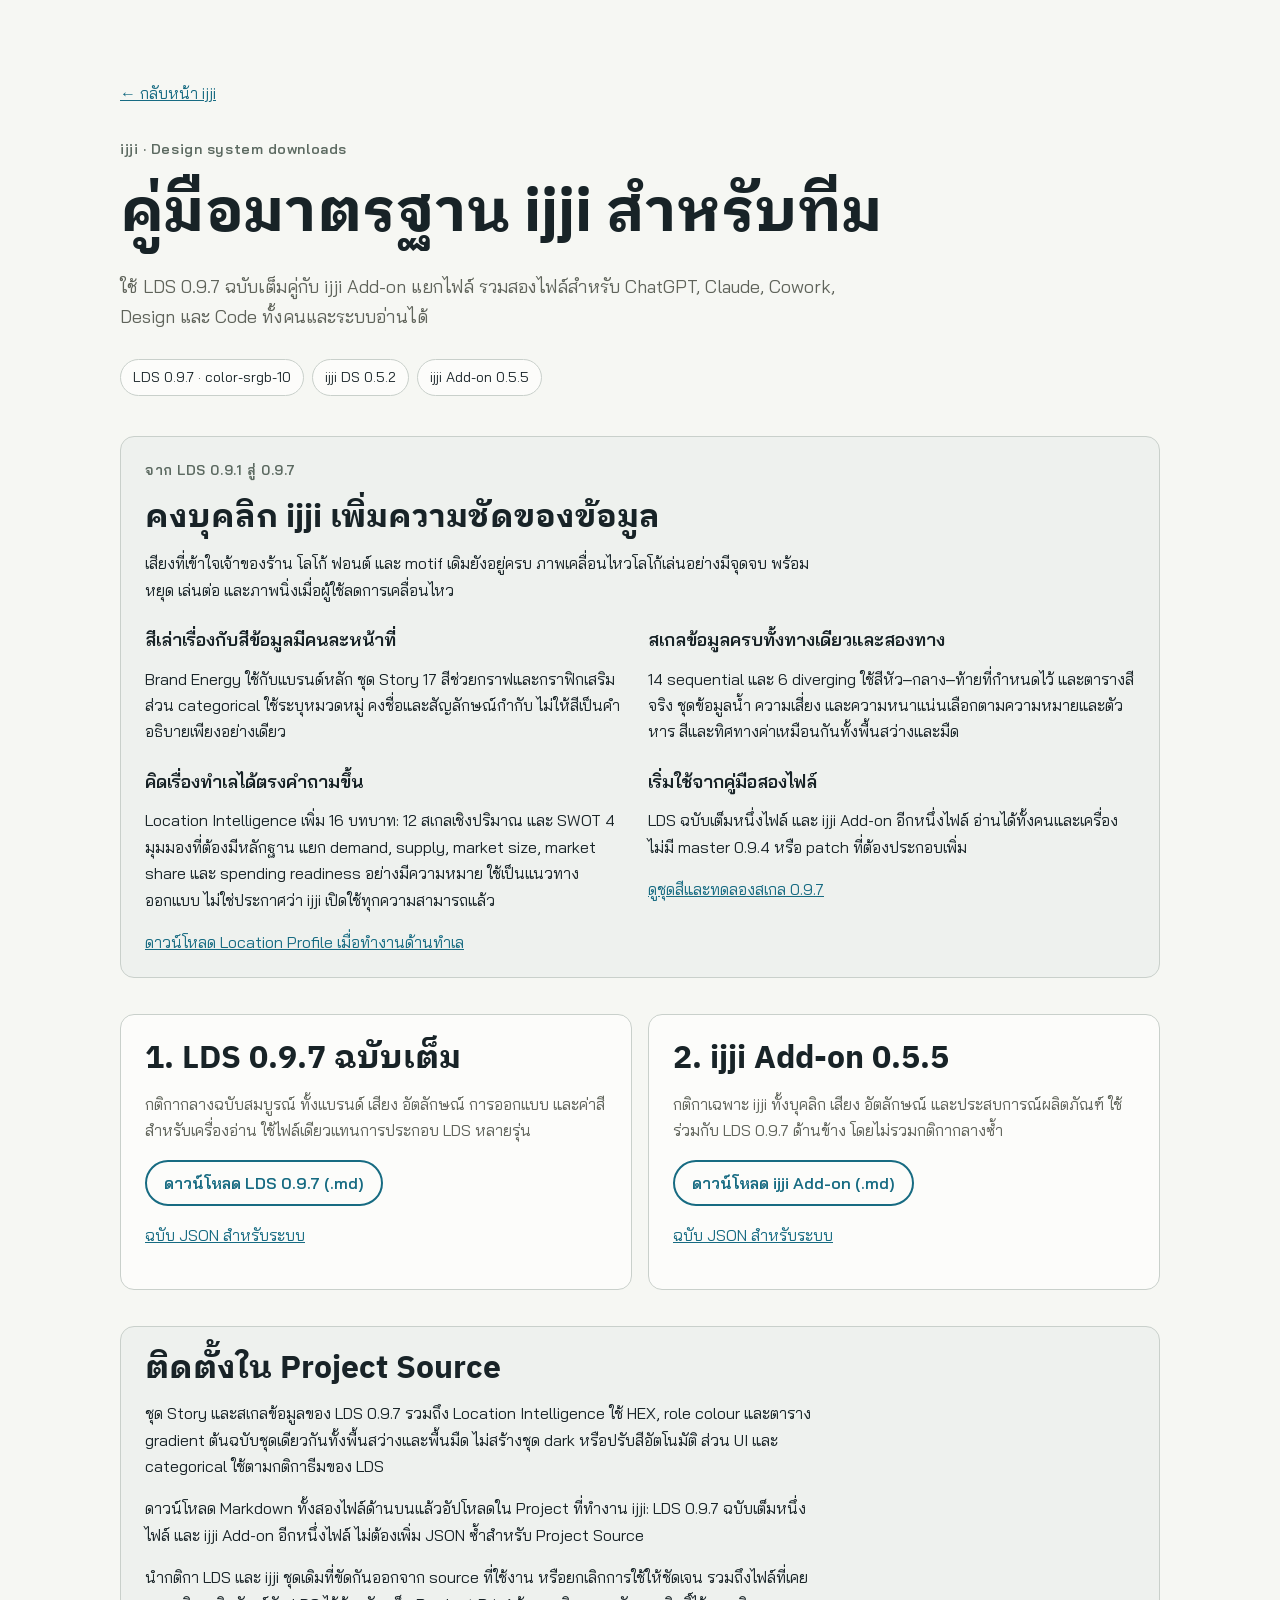
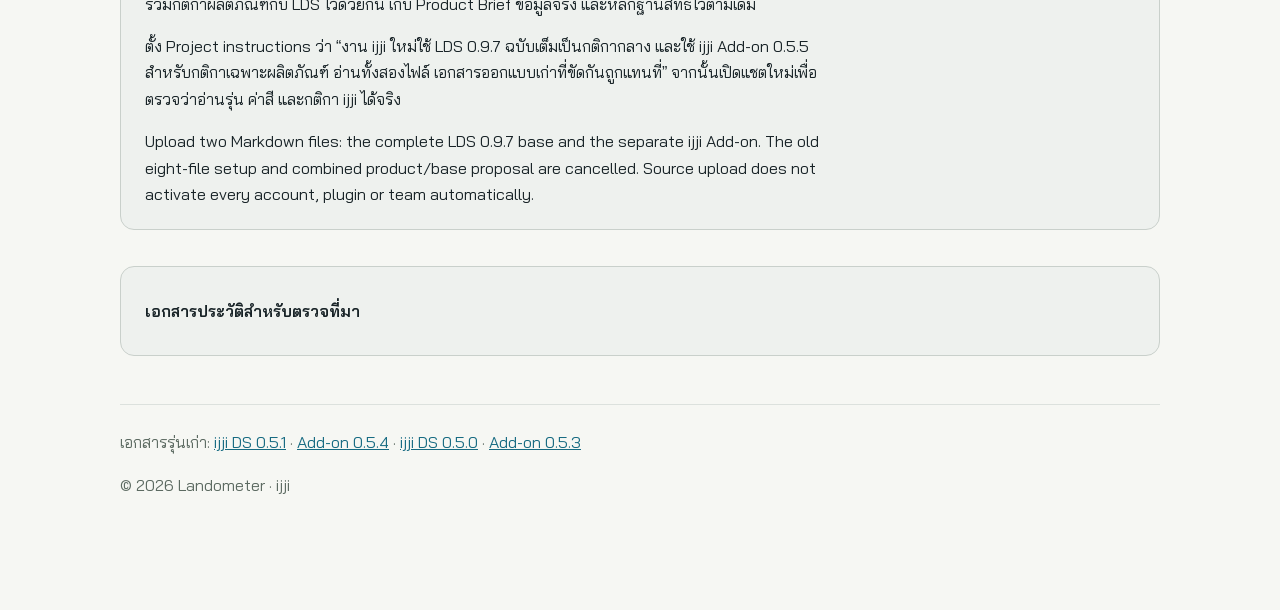
<file: design-system/index.html>
<!doctype html>
<html lang="th">
<head>
  <meta charset="utf-8">
  <meta name="viewport" content="width=device-width,initial-scale=1">
  <meta name="description" content="ดาวน์โหลดคู่มือ normative ของ ijji Design System 0.5.2 และ Add-on 0.5.5 บน Landometer DS 0.9.7">
  <link rel="canonical" href="https://montri-th.github.io/ijji/design-system/">
  <link rel="icon" type="image/png" sizes="32x32" href="../assets/identity/ijji-favicon-animated-mark-32-r9-ba9ac2db8984.png">
  <meta property="og:type" content="website">
  <meta property="og:title" content="ijji · Design system · LDS 0.9.7">
  <meta property="og:description" content="LDS 0.9.7 ฉบับเต็ม พร้อม ijji Add-on แยกไฟล์ และสิ่งที่เพิ่มจาก 0.9.1">
  <meta property="og:url" content="https://montri-th.github.io/ijji/design-system/">
  <meta property="og:image" content="https://montri-th.github.io/ijji/assets/social/ijji-share-th-r11-6e4fae43fd40.png">
  <meta property="og:image:width" content="1200">
  <meta property="og:image:height" content="630">
  <meta property="og:image:alt" content="ijji คู่หูธุรกิจ รอบรู้ รอบย่าน รอบร้านคุณ">
  <meta name="twitter:card" content="summary_large_image">
  <meta name="twitter:image" content="https://montri-th.github.io/ijji/assets/social/ijji-share-th-r11-6e4fae43fd40.png">
  <title>ijji Design System · 0.5.2 / 0.5.5</title>
  <link rel="stylesheet" href="../assets/lds/v0.9.7/build-kit/lds-0.9.7.css">
  <style>
    *,*::before,*::after{box-sizing:border-box}
    html{scroll-behavior:smooth}
    body{margin:0;background:var(--surface-canvas);color:var(--text-primary);font-family:"Bai Jamjuree",sans-serif;line-height:1.65}
    main{width:min(100% - 32px,1040px);margin:auto;padding:clamp(40px,7vw,80px) 0 96px}
    h1,h2{font-family:"IBM Plex Sans Thai Looped",sans-serif;line-height:1.24;text-wrap:balance}
    h1{font-size:clamp(2rem,5vw,3.75rem);margin:8px 0 20px}
    h3{font-size:1.15rem;line-height:1.45;margin:8px 0 12px}
    h2{font-size:clamp(1.4rem,3vw,2rem);margin:0 0 12px}
    p{max-width:68ch;margin:0 0 16px}
    .eyebrow{color:var(--text-metadata);font-size:.875rem;font-weight:600;letter-spacing:.04em}
    .intro{font-size:1.125rem;color:var(--text-secondary)}
    .versions{display:flex;flex-wrap:wrap;gap:8px;margin:28px 0 40px}
    .versions span{border:1px solid var(--border-default);border-radius:999px;padding:6px 12px;background:var(--surface-card);font-size:.875rem}
    .grid{display:grid;grid-template-columns:repeat(2,minmax(0,1fr));gap:16px}
    .card{min-width:0;padding:24px;border:1px solid var(--border-default);border-radius:14px;background:var(--surface-card)}
    .card p{color:var(--text-secondary)}
    .action{display:inline-flex;align-items:center;min-height:44px;padding:8px 17px;border:2px solid var(--interaction-accent);border-radius:999px;color:var(--interaction-accent);font-weight:600;text-decoration:none}
    .action:hover{background:var(--surface-blue-tint)}
    a{color:var(--interaction-accent)}
    a:focus-visible{outline:3px solid var(--interaction-focus-ring);outline-offset:3px}
    .note{margin:36px 0 0;padding:22px 24px;border:1px solid var(--border-default);border-radius:14px;background:var(--surface-alt)}
    .note p:last-child{margin:0}
    summary{cursor:pointer;min-height:44px;display:flex;align-items:center;font-weight:600}
    footer{margin-top:48px;padding-top:24px;border-top:1px solid var(--border-hairline);color:var(--text-metadata)}
    @media(max-width:700px){.grid{grid-template-columns:1fr}.card{padding:20px}}
  </style>
</head>
<body>
<main>
  <a href="../ijji-TH.dc.html">← กลับหน้า ijji</a>
  <p class="eyebrow" style="margin-top:32px" lang="en">ijji · Design system downloads</p>
  <h1>คู่มือมาตรฐาน ijji สำหรับทีม</h1>
  <p class="intro">ใช้ LDS 0.9.7 ฉบับเต็มคู่กับ ijji Add-on แยกไฟล์ รวมสองไฟล์สำหรับ ChatGPT, Claude, Cowork, Design และ Code ทั้งคนและระบบอ่านได้</p>
  <div class="versions" aria-label="รุ่นปัจจุบัน"><span>LDS 0.9.7 · color-srgb-10</span><span>ijji DS 0.5.2</span><span>ijji Add-on 0.5.5</span></div>
  <section class="note" id="what-changed"><p class="eyebrow">จาก LDS 0.9.1 สู่ 0.9.7</p><h2>คงบุคลิก ijji เพิ่มความชัดของข้อมูล</h2><p>เสียงที่เข้าใจเจ้าของร้าน โลโก้ ฟอนต์ และ motif เดิมยังอยู่ครบ ภาพเคลื่อนไหวโลโก้เล่นอย่างมีจุดจบ พร้อมหยุด เล่นต่อ และภาพนิ่งเมื่อผู้ใช้ลดการเคลื่อนไหว</p><div class="grid"><div><h3>สีเล่าเรื่องกับสีข้อมูลมีคนละหน้าที่</h3><p>Brand Energy ใช้กับแบรนด์หลัก ชุด Story 17 สีช่วยกราฟและกราฟิกเสริม ส่วน categorical ใช้ระบุหมวดหมู่ คงชื่อและสัญลักษณ์กำกับ ไม่ให้สีเป็นคำอธิบายเพียงอย่างเดียว</p></div><div><h3>สเกลข้อมูลครบทั้งทางเดียวและสองทาง</h3><p>14 sequential และ 6 diverging ใช้สีหัว–กลาง–ท้ายที่กำหนดไว้ และตารางสีจริง ชุดข้อมูลน้ำ ความเสี่ยง และความหนาแน่นเลือกตามความหมายและตัวหาร สีและทิศทางค่าเหมือนกันทั้งพื้นสว่างและมืด</p></div><div><h3>คิดเรื่องทำเลได้ตรงคำถามขึ้น</h3><p>Location Intelligence เพิ่ม 16 บทบาท: 12 สเกลเชิงปริมาณ และ SWOT 4 มุมมองที่ต้องมีหลักฐาน แยก demand, supply, market size, market share และ spending readiness อย่างมีความหมาย ใช้เป็นแนวทางออกแบบ ไม่ใช่ประกาศว่า ijji เปิดใช้ทุกความสามารถแล้ว</p><p><a href="https://montri-th.github.io/Landometer/v0.9.7/normative/Location-Intelligence-Profile-for-LDS-v0.9.7.md">ดาวน์โหลด Location Profile เมื่อทำงานด้านทำเล</a></p></div><div><h3>เริ่มใช้จากคู่มือสองไฟล์</h3><p>LDS ฉบับเต็มหนึ่งไฟล์ และ ijji Add-on อีกหนึ่งไฟล์ อ่านได้ทั้งคนและเครื่อง ไม่มี master 0.9.4 หรือ patch ที่ต้องประกอบเพิ่ม</p><p><a href="https://montri-th.github.io/Landometer/v0.9.7/#complete-color-atlas">ดูชุดสีและทดลองสเกล 0.9.7</a></p></div></div></section>
  <div class="grid" style="margin-top:36px">
    <section class="card"><h2>1. LDS 0.9.7 ฉบับเต็ม</h2><p>กติกากลางฉบับสมบูรณ์ ทั้งแบรนด์ เสียง อัตลักษณ์ การออกแบบ และค่าสีสำหรับเครื่องอ่าน ใช้ไฟล์เดียวแทนการประกอบ LDS หลายรุ่น</p><p><a class="action" href="https://montri-th.github.io/Landometer/v0.9.7/normative/Landometer-Design-System-v0.9.7.md">ดาวน์โหลด LDS 0.9.7 (.md)</a></p><p><a href="https://montri-th.github.io/Landometer/v0.9.7/normative/Landometer-Design-System-v0.9.7.json">ฉบับ JSON สำหรับระบบ</a></p></section>
    <section class="card"><h2>2. ijji Add-on 0.5.5</h2><p>กติกาเฉพาะ ijji ทั้งบุคลิก เสียง อัตลักษณ์ และประสบการณ์ผลิตภัณฑ์ ใช้ร่วมกับ LDS 0.9.7 ด้านข้าง โดยไม่รวมกติกากลางซ้ำ</p><p><a class="action" href="https://montri-th.github.io/Landometer/v0.9.7/normative/ijji-Add-on-v0.5.5-for-LDS-v0.9.7.md">ดาวน์โหลด ijji Add-on (.md)</a></p><p><a href="https://montri-th.github.io/Landometer/v0.9.7/normative/ijji-Add-on-v0.5.5-for-LDS-v0.9.7.json">ฉบับ JSON สำหรับระบบ</a></p></section>
  </div>
  <div class="note"><h2>ติดตั้งใน Project Source</h2><p>ชุด Story และสเกลข้อมูลของ LDS 0.9.7 รวมถึง Location Intelligence ใช้ HEX, role colour และตาราง gradient ต้นฉบับชุดเดียวกันทั้งพื้นสว่างและพื้นมืด ไม่สร้างชุด dark หรือปรับสีอัตโนมัติ ส่วน UI และ categorical ใช้ตามกติกาธีมของ LDS</p><p>ดาวน์โหลด Markdown ทั้งสองไฟล์ด้านบนแล้วอัปโหลดใน Project ที่ทำงาน ijji: LDS 0.9.7 ฉบับเต็มหนึ่งไฟล์ และ ijji Add-on อีกหนึ่งไฟล์ ไม่ต้องเพิ่ม JSON ซ้ำสำหรับ Project Source</p><p>นำกติกา LDS และ ijji ชุดเดิมที่ขัดกันออกจาก source ที่ใช้งาน หรือยกเลิกการใช้ให้ชัดเจน รวมถึงไฟล์ที่เคยรวมกติกาผลิตภัณฑ์กับ LDS ไว้ด้วยกัน เก็บ Product Brief ข้อมูลจริง และหลักฐานสิทธิ์ไว้ตามเดิม</p><p>ตั้ง Project instructions ว่า “งาน ijji ใหม่ใช้ LDS 0.9.7 ฉบับเต็มเป็นกติกากลาง และใช้ ijji Add-on 0.5.5 สำหรับกติกาเฉพาะผลิตภัณฑ์ อ่านทั้งสองไฟล์ เอกสารออกแบบเก่าที่ขัดกันถูกแทนที่” จากนั้นเปิดแชตใหม่เพื่อตรวจว่าอ่านรุ่น ค่าสี และกติกา ijji ได้จริง</p><p lang="en">Upload two Markdown files: the complete LDS 0.9.7 base and the separate ijji Add-on. The old eight-file setup and combined product/base proposal are cancelled. Source upload does not activate every account, plugin or team automatically.</p></div>
  <details class="note"><summary>เอกสารประวัติสำหรับตรวจที่มา</summary><p>รายการเหล่านี้เก็บ bytes เดิมไว้เพื่อตรวจประวัติ คำสั่งติดตั้งแบบหลายไฟล์ในเอกสารเก่าไม่ใช้กับงานใหม่แล้ว</p><p><a href="ijji-project-source-normative-0.5.2-0.5.5.md">Project Source แบบเดิม</a> · <a href="ijji-design-system-v0.5.2.md">ijji DS 0.5.2 เดิม</a> · <a href="ijji-ds-addon-v0.5.5.md">Add-on 0.5.5 เดิม</a> · <a href="ijji-normative-0.5.2-0.5.5-lds0.9.5.zip">ชุดเอกสารเดิม (.zip)</a> · <a href="source-policy.json">บันทึกการแทนที่เอกสาร</a></p></details>
  <footer><p>เอกสารรุ่นเก่า: <a href="history/ijji-design-system-v0.5.1.md">ijji DS 0.5.1</a> · <a href="history/ijji-ds-addon-v0.5.4.md">Add-on 0.5.4</a> · <a href="history/ijji-design-system-v0.5.0.md">ijji DS 0.5.0</a> · <a href="history/ijji-ds-addon-v0.5.3.md">Add-on 0.5.3</a></p><p>© 2026 Landometer · ijji</p></footer>
</main>
</body>
</html>
</file>
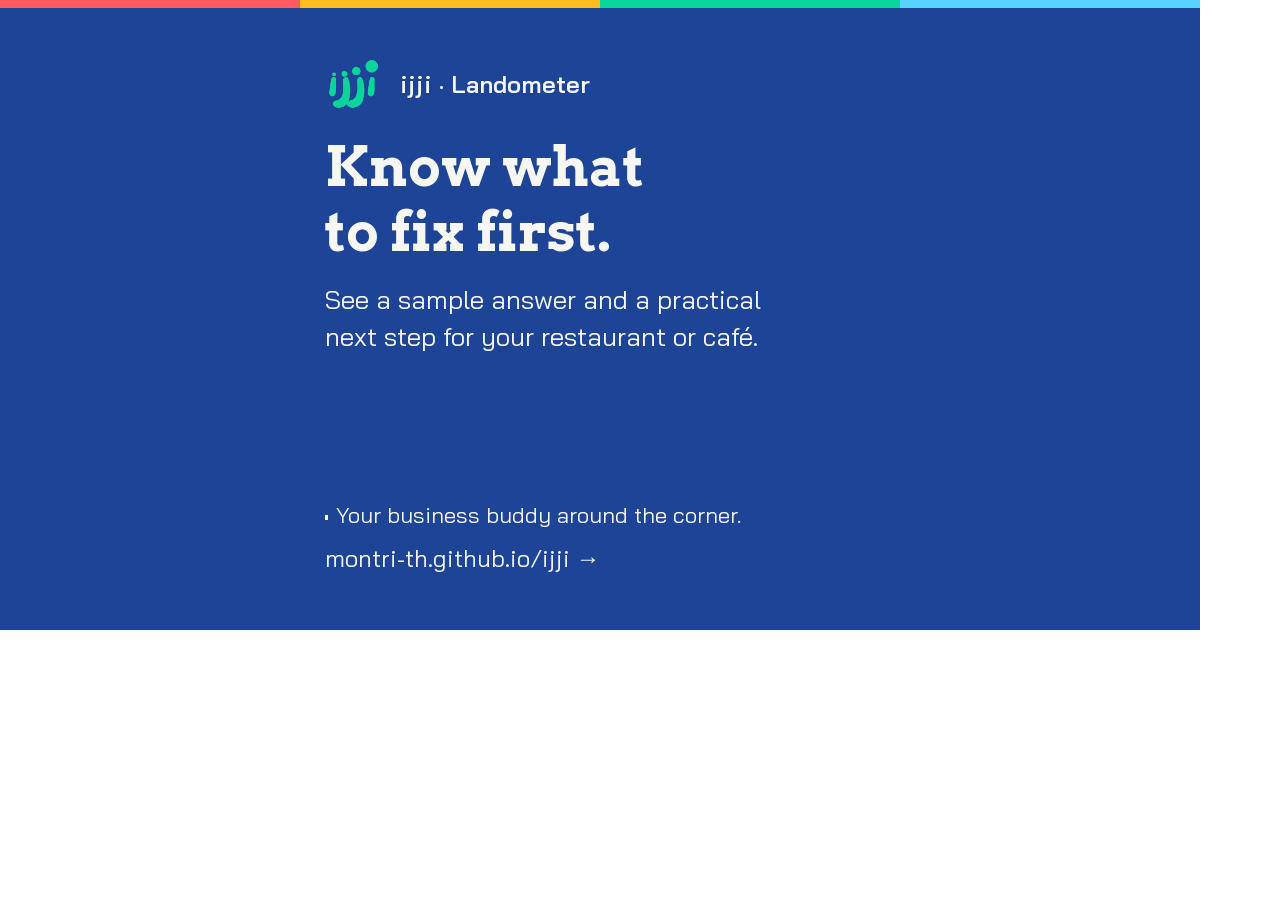
<file: assets/social/ijji-share-en-r11.html>
<!doctype html><html lang="en"><head><meta charset="utf-8"><meta name="robots" content="noindex"><title>ijji sharing · en</title><link rel="stylesheet" href="../lds/v0.9.7/build-kit/lds-0.9.7.css"><style>
*{box-sizing:border-box}html,body{margin:0;width:1200px;height:630px;overflow:hidden}body{font-family:'Bai Jamjuree',sans-serif}.og{position:relative;width:1200px;height:630px;overflow:hidden;background:var(--ldm-brand-blue);color:var(--ldm-foundation-surface-canvas-light)}.og__rule{position:absolute;inset:0 0 auto;height:8px;background:linear-gradient(90deg,var(--ldm-energy-coral) 0 25%,var(--ldm-energy-yellow) 25% 50%,var(--ldm-energy-mint) 50% 75%,var(--ldm-energy-sky) 75% 100%)}.og__body{position:absolute;left:325px;top:56px;width:575px;height:520px;display:flex;flex-direction:column;justify-content:space-between}.og__identity{height:56px;display:flex;align-items:center;gap:18px;font-size:24px;font-weight:600}.og__identity img{height:56px;width:auto}h1{font-family:'Arvo',serif;font-size:54px;line-height:1.2;margin:23px 0 16px}.og__see{font-size:26px;line-height:1.45;margin:0}.og__meta{font-size:22px;line-height:1.5}.og__measure{display:inline-block;width:3px;height:5px;background:var(--ldm-foundation-surface-canvas-light);vertical-align:middle;margin-right:8px}.og__cue{font-size:24px;line-height:1.5;margin-top:8px}
</style></head><body><main class="og"><div class="og__rule" aria-hidden="true"></div><div class="og__body"><div><div class="og__identity"><img src="../ijji/logo-sting/layers/ijji-mark-still.png" width="849" height="840" alt="ijji"><span>ijji · Landometer</span></div><h1>Know what<br>to fix first.</h1><p class="og__see">See a sample answer and a practical<br>next step for your restaurant or café.</p></div><div class="og__meta"><div><i class="og__measure" aria-hidden="true"></i>Your business buddy around the corner.</div><div class="og__cue">montri-th.github.io/ijji →</div></div></div></main></body></html>
</file>
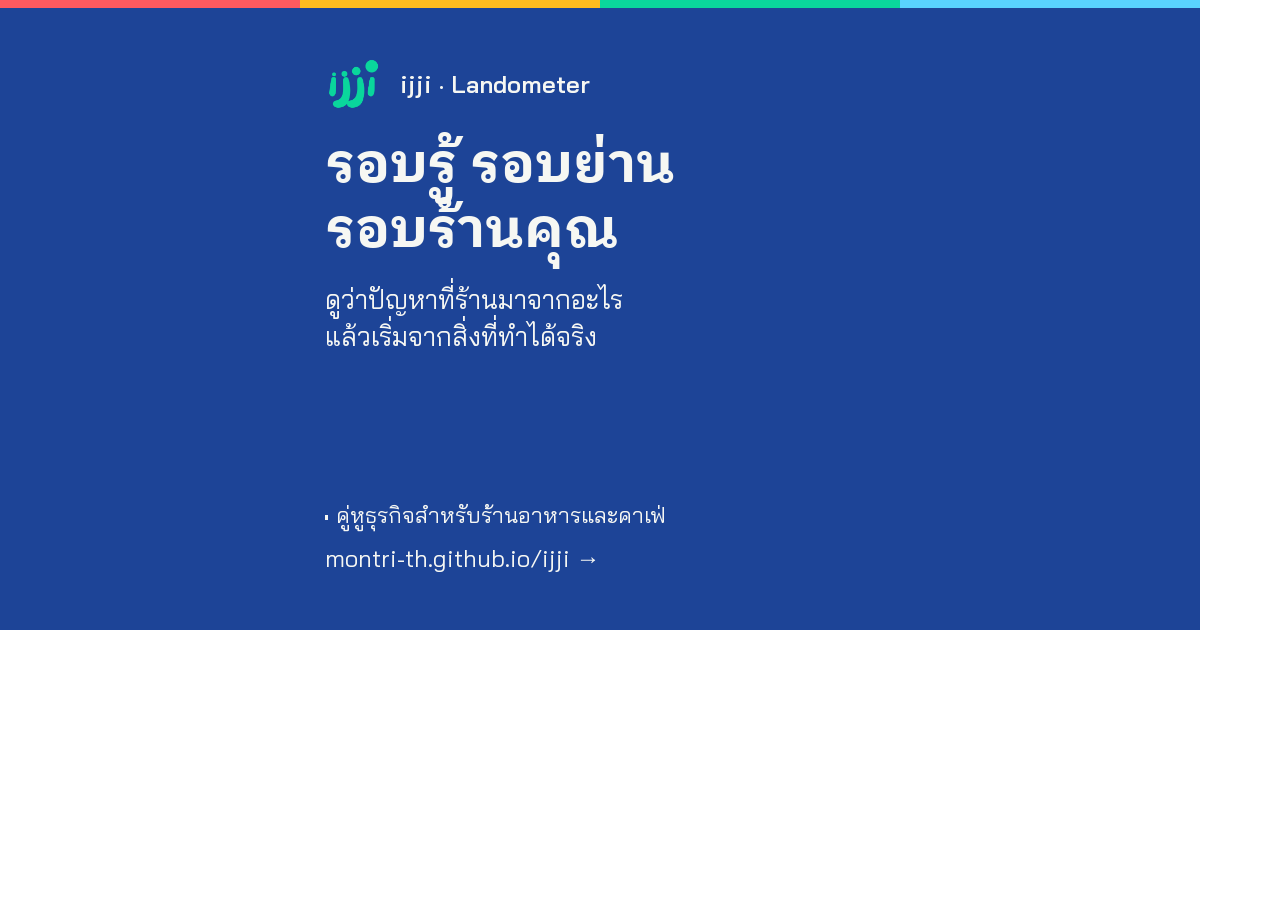
<file: assets/social/ijji-share-th-r11.html>
<!doctype html><html lang="th"><head><meta charset="utf-8"><meta name="robots" content="noindex"><title>ijji sharing · th</title><link rel="stylesheet" href="../lds/v0.9.7/build-kit/lds-0.9.7.css"><style>
*{box-sizing:border-box}html,body{margin:0;width:1200px;height:630px;overflow:hidden}body{font-family:'Bai Jamjuree',sans-serif}.og{position:relative;width:1200px;height:630px;overflow:hidden;background:var(--ldm-brand-blue);color:var(--ldm-foundation-surface-canvas-light)}.og__rule{position:absolute;inset:0 0 auto;height:8px;background:linear-gradient(90deg,var(--ldm-energy-coral) 0 25%,var(--ldm-energy-yellow) 25% 50%,var(--ldm-energy-mint) 50% 75%,var(--ldm-energy-sky) 75% 100%)}.og__body{position:absolute;left:325px;top:56px;width:575px;height:520px;display:flex;flex-direction:column;justify-content:space-between}.og__identity{height:56px;display:flex;align-items:center;gap:18px;font-size:24px;font-weight:600}.og__identity img{height:56px;width:auto}h1{font-family:'IBM Plex Sans Thai Looped',serif;font-size:54px;line-height:1.2;margin:23px 0 16px}.og__see{font-size:26px;line-height:1.45;margin:0}.og__meta{font-size:22px;line-height:1.5}.og__measure{display:inline-block;width:3px;height:5px;background:var(--ldm-foundation-surface-canvas-light);vertical-align:middle;margin-right:8px}.og__cue{font-size:24px;line-height:1.5;margin-top:8px}
</style></head><body><main class="og"><div class="og__rule" aria-hidden="true"></div><div class="og__body"><div><div class="og__identity"><img src="../ijji/logo-sting/layers/ijji-mark-still.png" width="849" height="840" alt="ijji"><span>ijji · Landometer</span></div><h1>รอบรู้ รอบย่าน<br>รอบร้านคุณ</h1><p class="og__see">ดูว่าปัญหาที่ร้านมาจากอะไร<br>แล้วเริ่มจากสิ่งที่ทำได้จริง</p></div><div class="og__meta"><div><i class="og__measure" aria-hidden="true"></i>คู่หูธุรกิจสำหรับร้านอาหารและคาเฟ่</div><div class="og__cue">montri-th.github.io/ijji →</div></div></div></main></body></html>
</file>
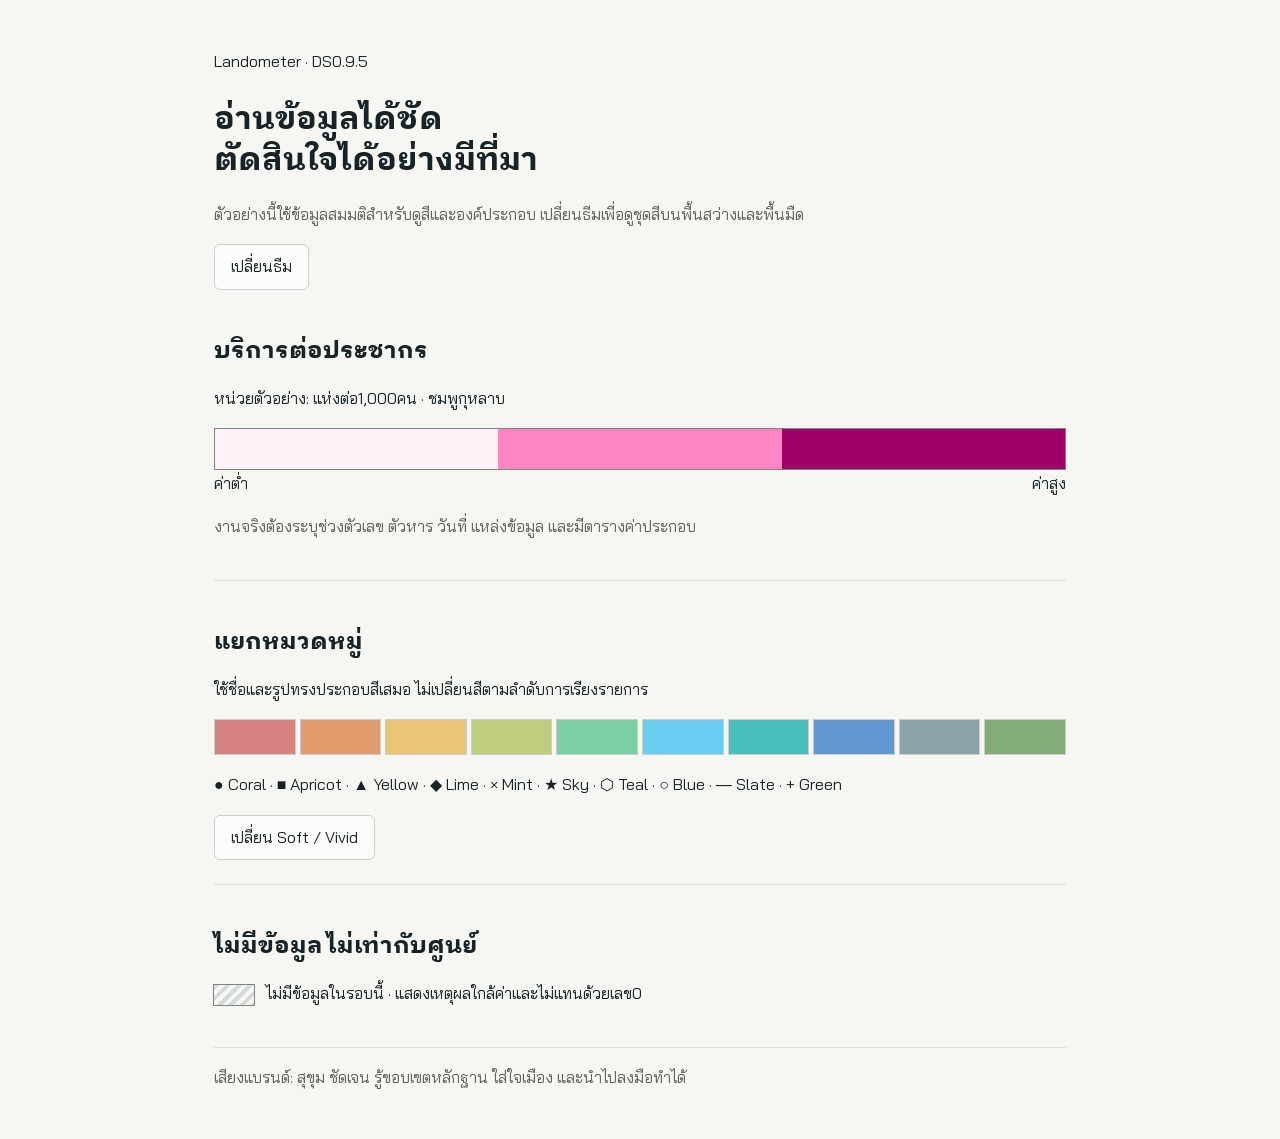
<file: assets/lds/v0.9.5/build-kit/example.html>
<!doctype html>
<html lang="th" data-theme="light">
<meta charset="utf-8"><meta name="viewport" content="width=device-width,initial-scale=1">
<title>Landometer DS0.9.5 · ตัวอย่างใช้งาน</title>
<link rel="stylesheet" href="lds-0.9.5.css">
<style>
*{box-sizing:border-box}body{margin:0;background:var(--surface-canvas);color:var(--text-primary);font:16px/1.7 "Bai Jamjuree",sans-serif}main{max-width:900px;margin:auto;padding:32px 24px}h1,h2{font-family:Arvo,"IBM Plex Sans Thai Looped",serif;line-height:1.3}p{max-width:65ch}button{font:inherit;min-height:44px;padding:8px 16px;border:1px solid var(--border-default);background:var(--surface-card);color:var(--text-primary);border-radius:6px}button:focus-visible{outline:3px solid var(--interaction-focus-ring);outline-offset:3px}.ramp{display:flex;height:42px;border:1px solid var(--border-emphasis)}.ramp i{flex:1}.legend{display:flex;justify-content:space-between}.cats{display:flex;gap:4px}.cats i{height:36px;flex:1;border:1px solid var(--border-default)}.description{color:var(--text-secondary)}section{padding-block:24px;border-bottom:1px solid var(--border-hairline)}.lds-state--no_data{width:40px;height:20px;display:inline-block;vertical-align:middle;margin-inline-end:12px}
</style>
<main><p>Landometer · DS0.9.5</p><h1>อ่านข้อมูลได้ชัด<br>ตัดสินใจได้อย่างมีที่มา</h1><p class="description">ตัวอย่างนี้ใช้ข้อมูลสมมติสำหรับดูสีและองค์ประกอบ เปลี่ยนธีมเพื่อดูชุดสีบนพื้นสว่างและพื้นมืด</p><button type="button" id="theme">เปลี่ยนธีม</button>
<section data-lds-scale="density.capita"><h2>บริการต่อประชากร</h2><p>หน่วยตัวอย่าง: แห่งต่อ1,000คน · ชมพูกุหลาบ</p><div class="ramp" aria-label="ตัวอย่างสีจากค่าต่ำไปสูง"><i style="background:var(--scale-density-capita-low)"></i><i style="background:var(--scale-density-capita-mid)"></i><i style="background:var(--scale-density-capita-high)"></i></div><div class="legend"><span>ค่าต่ำ</span><span>ค่าสูง</span></div><p class="description">งานจริงต้องระบุช่วงตัวเลข ตัวหาร วันที่ แหล่งข้อมูล และมีตารางค่าประกอบ</p></section>
<section><h2>แยกหมวดหมู่</h2><p>ใช้ชื่อและรูปทรงประกอบสีเสมอ ไม่เปลี่ยนสีตามลำดับการเรียงรายการ</p><div class="cats" aria-hidden="true"><i style="background:var(--series-1-fill)"></i><i style="background:var(--series-2-fill)"></i><i style="background:var(--series-3-fill)"></i><i style="background:var(--series-4-fill)"></i><i style="background:var(--series-5-fill)"></i><i style="background:var(--series-6-fill)"></i><i style="background:var(--series-7-fill)"></i><i style="background:var(--series-8-fill)"></i><i style="background:var(--series-9-fill)"></i><i style="background:var(--series-10-fill)"></i></div><p>● Coral · ■ Apricot · ▲ Yellow · ◆ Lime · × Mint · ★ Sky · ⬡ Teal · ○ Blue · — Slate · + Green</p><button type="button" id="variant">เปลี่ยน Soft / Vivid</button></section>
<section><h2>ไม่มีข้อมูล ไม่เท่ากับศูนย์</h2><p><span class="lds-state--no_data" aria-hidden="true"></span>ไม่มีข้อมูลในรอบนี้ · แสดงเหตุผลใกล้ค่าและไม่แทนด้วยเลข0</p></section>
<p class="description">เสียงแบรนด์: สุขุม ชัดเจน รู้ขอบเขตหลักฐาน ใส่ใจเมือง และนำไปลงมือทำได้</p></main>
<script>document.querySelector('#theme').onclick=()=>{document.documentElement.dataset.theme=document.documentElement.dataset.theme==='dark'?'light':'dark'};document.querySelector('#variant').onclick=()=>{document.documentElement.dataset.series=document.documentElement.dataset.series==='vivid'?'soft':'vivid'};</script>
</html>
</file>
<file: assets/lds/v0.9.7/build-kit/lds-0.9.7.css>
@import "../machine/color-srgb-10.production.css";
@import "fonts.css";
@import "lds-0.9.7-ext.css";
@import "lds-0.9.7-components.css";
</file>
<file: assets/lds/v0.9.5/build-kit/lds-0.9.5.css>
@import "../machine/color-srgb-08.production.css";
@import "fonts.css";
@import "lds-0.9.5-ext.css";
@import "lds-0.9.5-components.css";
</file>
